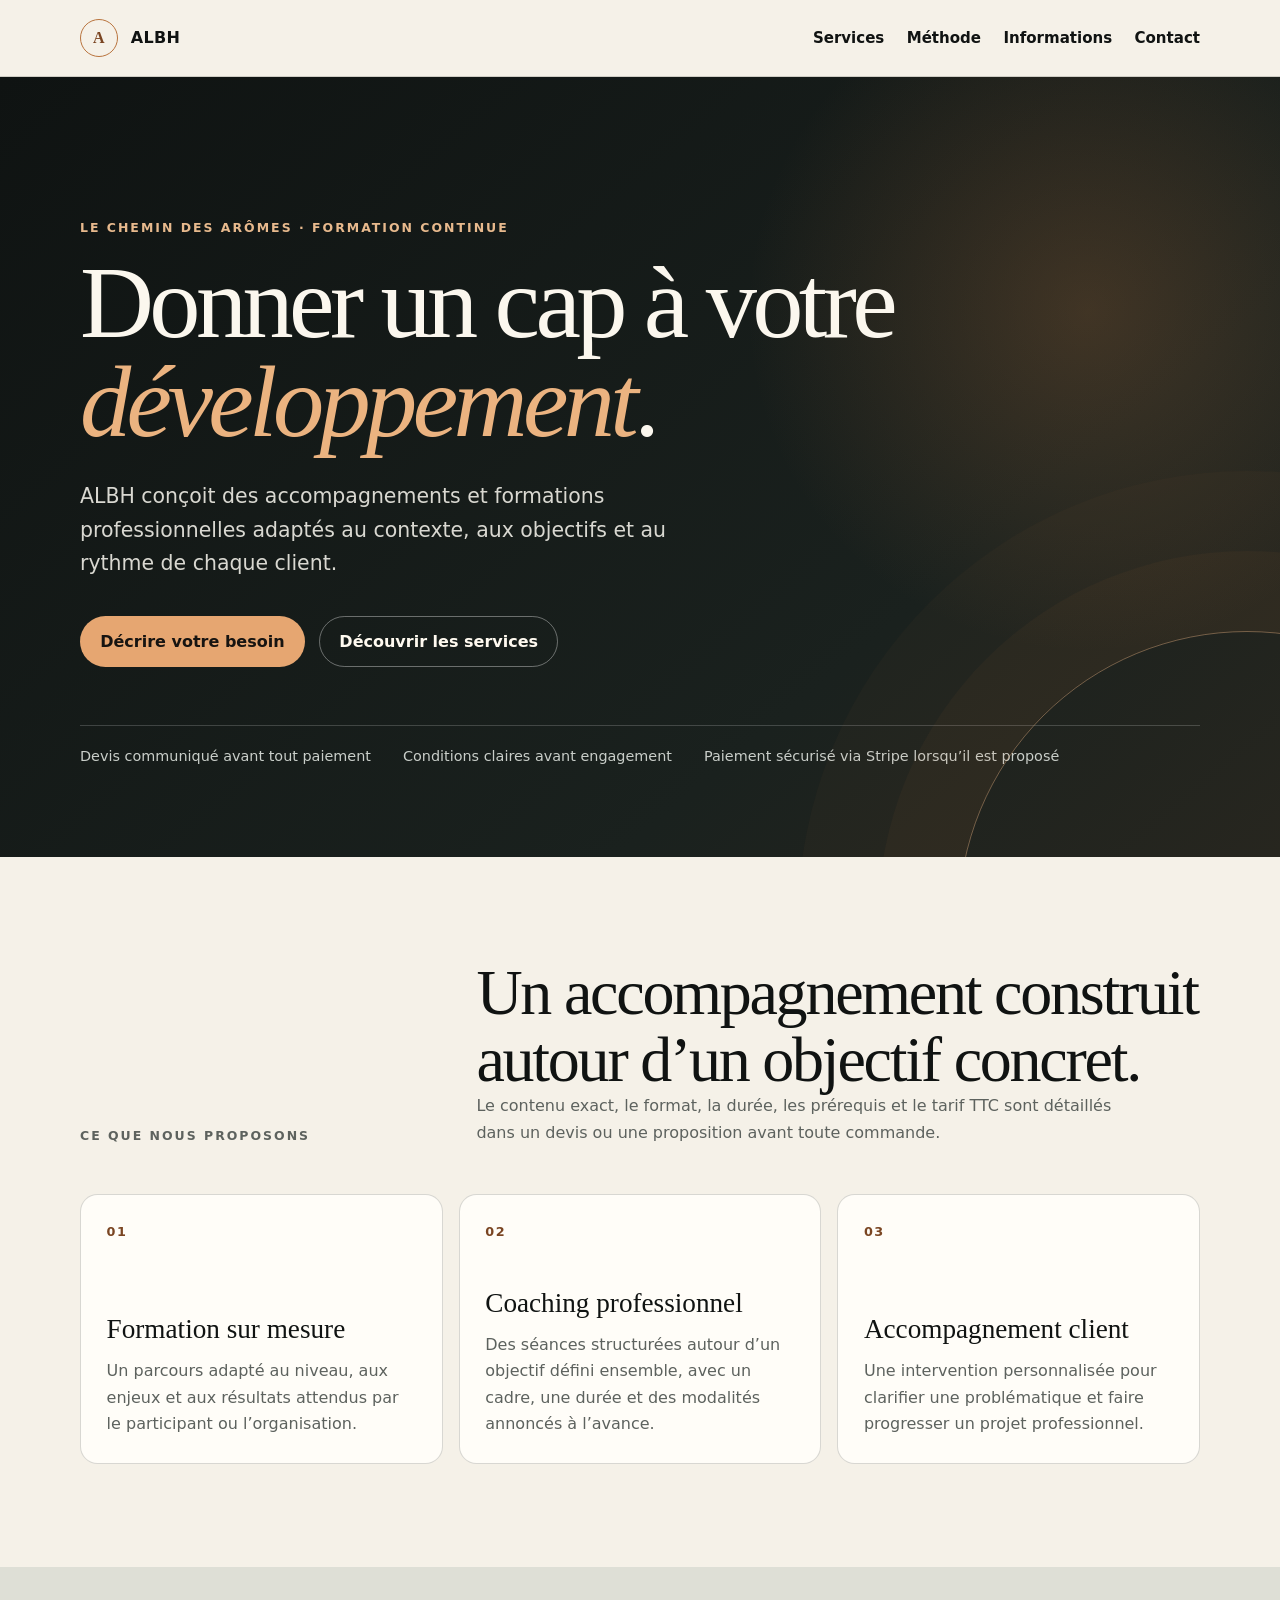
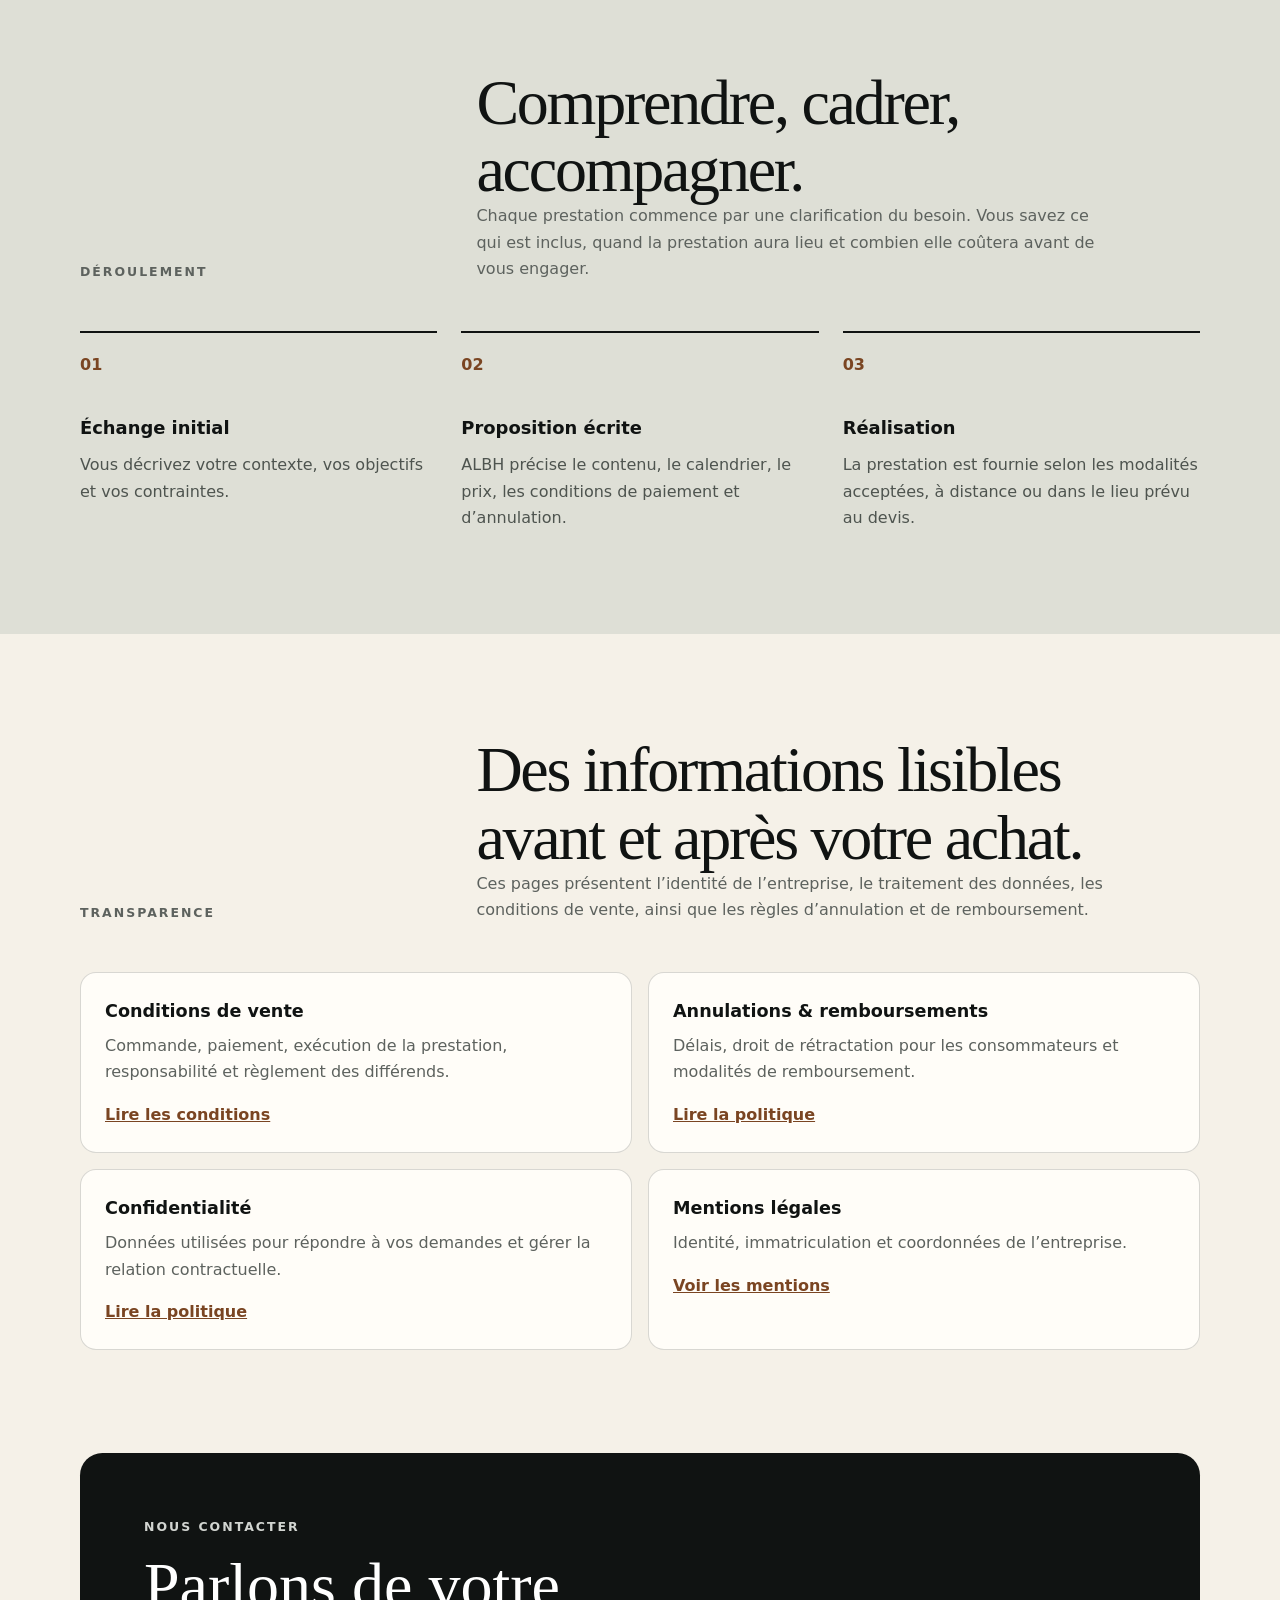
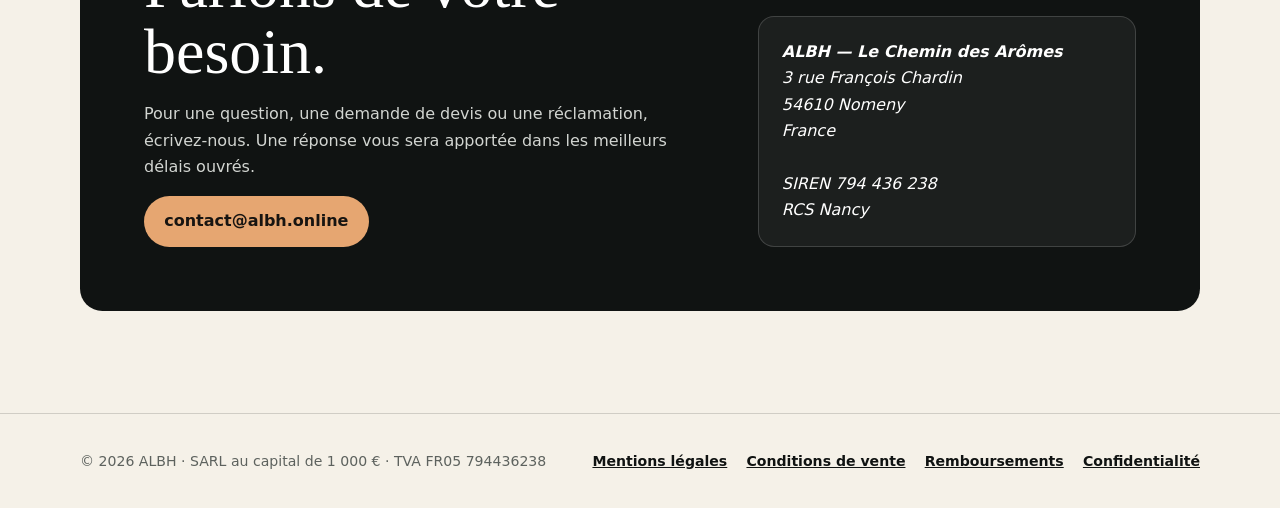
<file: index.html>
<!doctype html>
<html lang="fr">
<head>
  <meta charset="utf-8">
  <meta name="viewport" content="width=device-width, initial-scale=1">
  <title>ALBH — Formation & accompagnement professionnel</title>
  <meta name="description" content="ALBH, Le Chemin des Arômes : formation continue d’adultes et accompagnement professionnel sur mesure à Nomeny.">
  <link rel="canonical" href="https://albh.online/">
  <link rel="icon" type="image/svg+xml" href="data:image/svg+xml,%3Csvg xmlns='http://www.w3.org/2000/svg' viewBox='0 0 64 64'%3E%3Crect width='64' height='64' rx='32' fill='%23101312'/%3E%3Cpath d='M18 44 31 16l15 28h-9l-3-7H24l-3 7z' fill='%23e6a671'/%3E%3C/svg%3E">
  <link rel="stylesheet" href="styles.css">
</head>
<body>
  <a class="skip-link" href="#contenu">Aller au contenu</a>
  <header class="site-header">
    <nav class="nav container" aria-label="Navigation principale">
      <a class="brand" href="index.html" aria-label="ALBH — accueil"><span class="brand-mark" aria-hidden="true">A</span><span>ALBH</span></a>
      <button class="nav-toggle" type="button" aria-expanded="false" aria-controls="navigation">Menu</button>
      <div class="nav-links" id="navigation">
        <a href="#services">Services</a><a href="#methode">Méthode</a><a href="#engagements">Informations</a><a href="#contact">Contact</a>
      </div>
    </nav>
  </header>

  <main id="contenu">
    <section class="hero">
      <div class="container">
        <p class="eyebrow">Le Chemin des Arômes · Formation continue</p>
        <h1>Donner un cap à votre <em>développement</em>.</h1>
        <p class="hero-copy">ALBH conçoit des accompagnements et formations professionnelles adaptés au contexte, aux objectifs et au rythme de chaque client.</p>
        <div class="actions">
          <a class="button button-primary" href="mailto:contact@albh.online?subject=Demande%20d%E2%80%99information">Décrire votre besoin</a>
          <a class="button button-secondary" href="#services">Découvrir les services</a>
        </div>
        <div class="trust-strip" aria-label="Informations essentielles">
          <span>Devis communiqué avant tout paiement</span><span>Conditions claires avant engagement</span><span>Paiement sécurisé via Stripe lorsqu’il est proposé</span>
        </div>
      </div>
    </section>

    <section id="services">
      <div class="container">
        <div class="section-heading">
          <p class="eyebrow">Ce que nous proposons</p>
          <div><h2>Un accompagnement construit autour d’un objectif concret.</h2><p>Le contenu exact, le format, la durée, les prérequis et le tarif TTC sont détaillés dans un devis ou une proposition avant toute commande.</p></div>
        </div>
        <div class="services-grid">
          <article class="service-card"><span>01</span><h3>Formation sur mesure</h3><p>Un parcours adapté au niveau, aux enjeux et aux résultats attendus par le participant ou l’organisation.</p></article>
          <article class="service-card"><span>02</span><h3>Coaching professionnel</h3><p>Des séances structurées autour d’un objectif défini ensemble, avec un cadre, une durée et des modalités annoncés à l’avance.</p></article>
          <article class="service-card"><span>03</span><h3>Accompagnement client</h3><p>Une intervention personnalisée pour clarifier une problématique et faire progresser un projet professionnel.</p></article>
        </div>
      </div>
    </section>

    <section class="process" id="methode">
      <div class="container">
        <div class="section-heading">
          <p class="eyebrow">Déroulement</p>
          <div><h2>Comprendre, cadrer, accompagner.</h2><p>Chaque prestation commence par une clarification du besoin. Vous savez ce qui est inclus, quand la prestation aura lieu et combien elle coûtera avant de vous engager.</p></div>
        </div>
        <ol class="steps">
          <li><h3>Échange initial</h3><p>Vous décrivez votre contexte, vos objectifs et vos contraintes.</p></li>
          <li><h3>Proposition écrite</h3><p>ALBH précise le contenu, le calendrier, le prix, les conditions de paiement et d’annulation.</p></li>
          <li><h3>Réalisation</h3><p>La prestation est fournie selon les modalités acceptées, à distance ou dans le lieu prévu au devis.</p></li>
        </ol>
      </div>
    </section>

    <section id="engagements">
      <div class="container">
        <div class="section-heading">
          <p class="eyebrow">Transparence</p>
          <div><h2>Des informations lisibles avant et après votre achat.</h2><p>Ces pages présentent l’identité de l’entreprise, le traitement des données, les conditions de vente, ainsi que les règles d’annulation et de remboursement.</p></div>
        </div>
        <div class="terms-preview">
          <article class="policy-card"><h3>Conditions de vente</h3><p>Commande, paiement, exécution de la prestation, responsabilité et règlement des différends.</p><a href="conditions.html">Lire les conditions</a></article>
          <article class="policy-card"><h3>Annulations & remboursements</h3><p>Délais, droit de rétractation pour les consommateurs et modalités de remboursement.</p><a href="remboursements.html">Lire la politique</a></article>
          <article class="policy-card"><h3>Confidentialité</h3><p>Données utilisées pour répondre à vos demandes et gérer la relation contractuelle.</p><a href="confidentialite.html">Lire la politique</a></article>
          <article class="policy-card"><h3>Mentions légales</h3><p>Identité, immatriculation et coordonnées de l’entreprise.</p><a href="mentions-legales.html">Voir les mentions</a></article>
        </div>
      </div>
    </section>

    <section class="contact" id="contact">
      <div class="container">
        <div class="contact-panel">
          <div><p class="eyebrow">Nous contacter</p><h2>Parlons de votre besoin.</h2><p>Pour une question, une demande de devis ou une réclamation, écrivez-nous. Une réponse vous sera apportée dans les meilleurs délais ouvrés.</p><a class="button button-primary" href="mailto:contact@albh.online">contact@albh.online</a></div>
          <address class="contact-details"><strong>ALBH — Le Chemin des Arômes</strong><br>3 rue François Chardin<br>54610 Nomeny<br>France<br><br>SIREN 794 436 238<br>RCS Nancy</address>
        </div>
      </div>
    </section>
  </main>

  <footer class="site-footer">
    <div class="container footer-grid">
      <div class="footer-meta">© <span data-year>2026</span> ALBH · SARL au capital de 1 000 € · TVA FR05 794436238</div>
      <nav class="footer-links" aria-label="Liens juridiques"><a href="mentions-legales.html">Mentions légales</a><a href="conditions.html">Conditions de vente</a><a href="remboursements.html">Remboursements</a><a href="confidentialite.html">Confidentialité</a></nav>
    </div>
  </footer>
  <script src="site.js"></script>
</body>
</html>
</file>
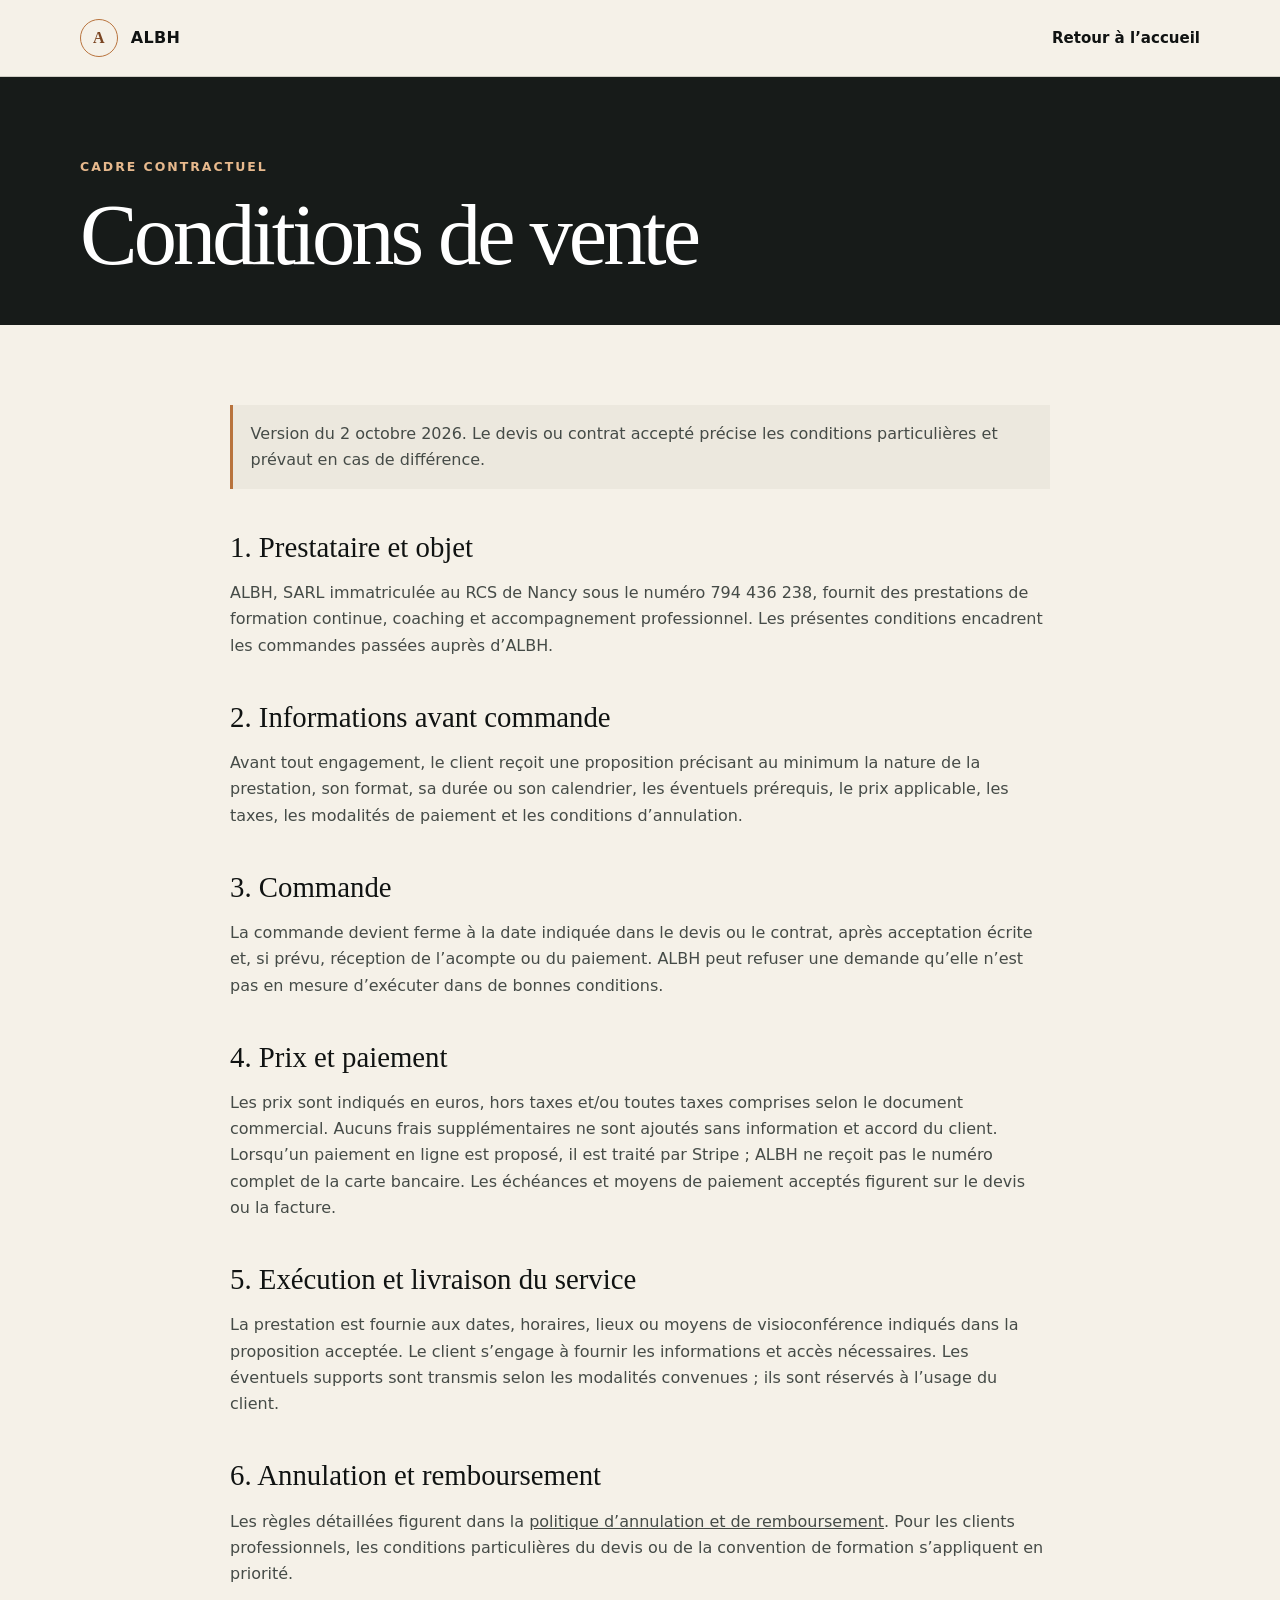
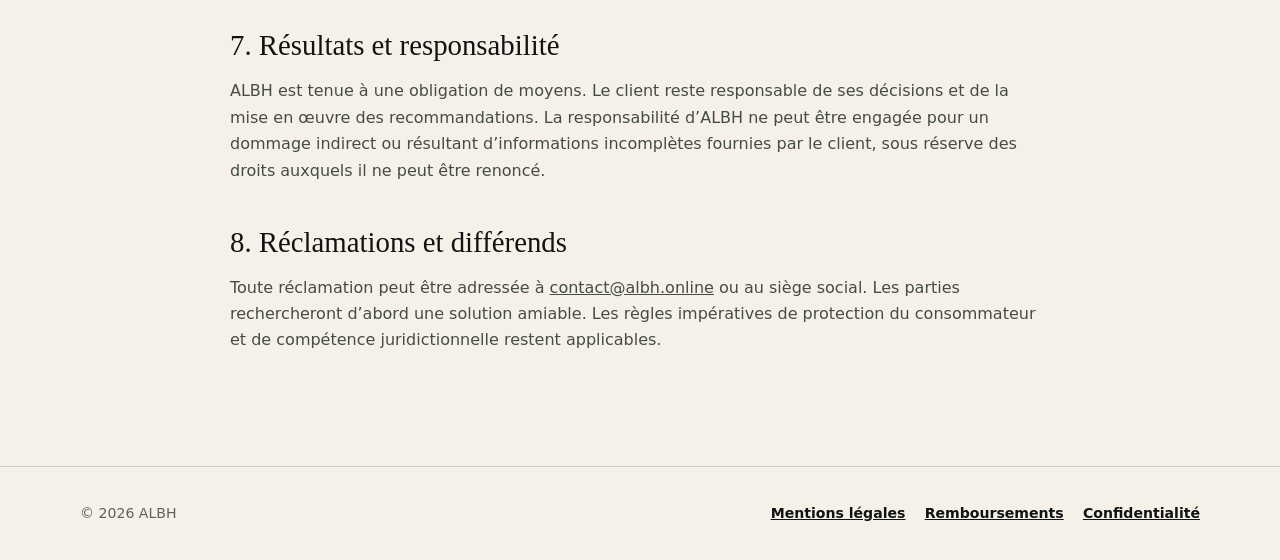
<file: conditions.html>
<!doctype html><html lang="fr"><head><meta charset="utf-8"><meta name="viewport" content="width=device-width, initial-scale=1"><title>Conditions de vente — ALBH</title><meta name="description" content="Conditions générales de vente des prestations ALBH."><link rel="stylesheet" href="styles.css"></head><body>
<header class="site-header"><nav class="nav container"><a class="brand" href="index.html"><span class="brand-mark">A</span><span>ALBH</span></a><div class="nav-links open"><a href="index.html">Retour à l’accueil</a></div></nav></header>
<main><section class="legal-hero"><div class="container"><p class="eyebrow">Cadre contractuel</p><h1>Conditions de vente</h1></div></section><article class="legal-content">
<p class="notice">Version du 2 octobre 2026. Le devis ou contrat accepté précise les conditions particulières et prévaut en cas de différence.</p>
<h2>1. Prestataire et objet</h2><p>ALBH, SARL immatriculée au RCS de Nancy sous le numéro 794 436 238, fournit des prestations de formation continue, coaching et accompagnement professionnel. Les présentes conditions encadrent les commandes passées auprès d’ALBH.</p>
<h2>2. Informations avant commande</h2><p>Avant tout engagement, le client reçoit une proposition précisant au minimum la nature de la prestation, son format, sa durée ou son calendrier, les éventuels prérequis, le prix applicable, les taxes, les modalités de paiement et les conditions d’annulation.</p>
<h2>3. Commande</h2><p>La commande devient ferme à la date indiquée dans le devis ou le contrat, après acceptation écrite et, si prévu, réception de l’acompte ou du paiement. ALBH peut refuser une demande qu’elle n’est pas en mesure d’exécuter dans de bonnes conditions.</p>
<h2>4. Prix et paiement</h2><p>Les prix sont indiqués en euros, hors taxes et/ou toutes taxes comprises selon le document commercial. Aucuns frais supplémentaires ne sont ajoutés sans information et accord du client. Lorsqu’un paiement en ligne est proposé, il est traité par Stripe ; ALBH ne reçoit pas le numéro complet de la carte bancaire. Les échéances et moyens de paiement acceptés figurent sur le devis ou la facture.</p>
<h2>5. Exécution et livraison du service</h2><p>La prestation est fournie aux dates, horaires, lieux ou moyens de visioconférence indiqués dans la proposition acceptée. Le client s’engage à fournir les informations et accès nécessaires. Les éventuels supports sont transmis selon les modalités convenues ; ils sont réservés à l’usage du client.</p>
<h2>6. Annulation et remboursement</h2><p>Les règles détaillées figurent dans la <a href="remboursements.html">politique d’annulation et de remboursement</a>. Pour les clients professionnels, les conditions particulières du devis ou de la convention de formation s’appliquent en priorité.</p>
<h2>7. Résultats et responsabilité</h2><p>ALBH est tenue à une obligation de moyens. Le client reste responsable de ses décisions et de la mise en œuvre des recommandations. La responsabilité d’ALBH ne peut être engagée pour un dommage indirect ou résultant d’informations incomplètes fournies par le client, sous réserve des droits auxquels il ne peut être renoncé.</p>
<h2>8. Réclamations et différends</h2><p>Toute réclamation peut être adressée à <a href="mailto:contact@albh.online">contact@albh.online</a> ou au siège social. Les parties rechercheront d’abord une solution amiable. Les règles impératives de protection du consommateur et de compétence juridictionnelle restent applicables.</p>
</article></main><footer class="site-footer"><div class="container footer-grid"><div class="footer-meta">© <span data-year>2026</span> ALBH</div><nav class="footer-links"><a href="mentions-legales.html">Mentions légales</a><a href="remboursements.html">Remboursements</a><a href="confidentialite.html">Confidentialité</a></nav></div></footer><script src="site.js"></script></body></html>
</file>
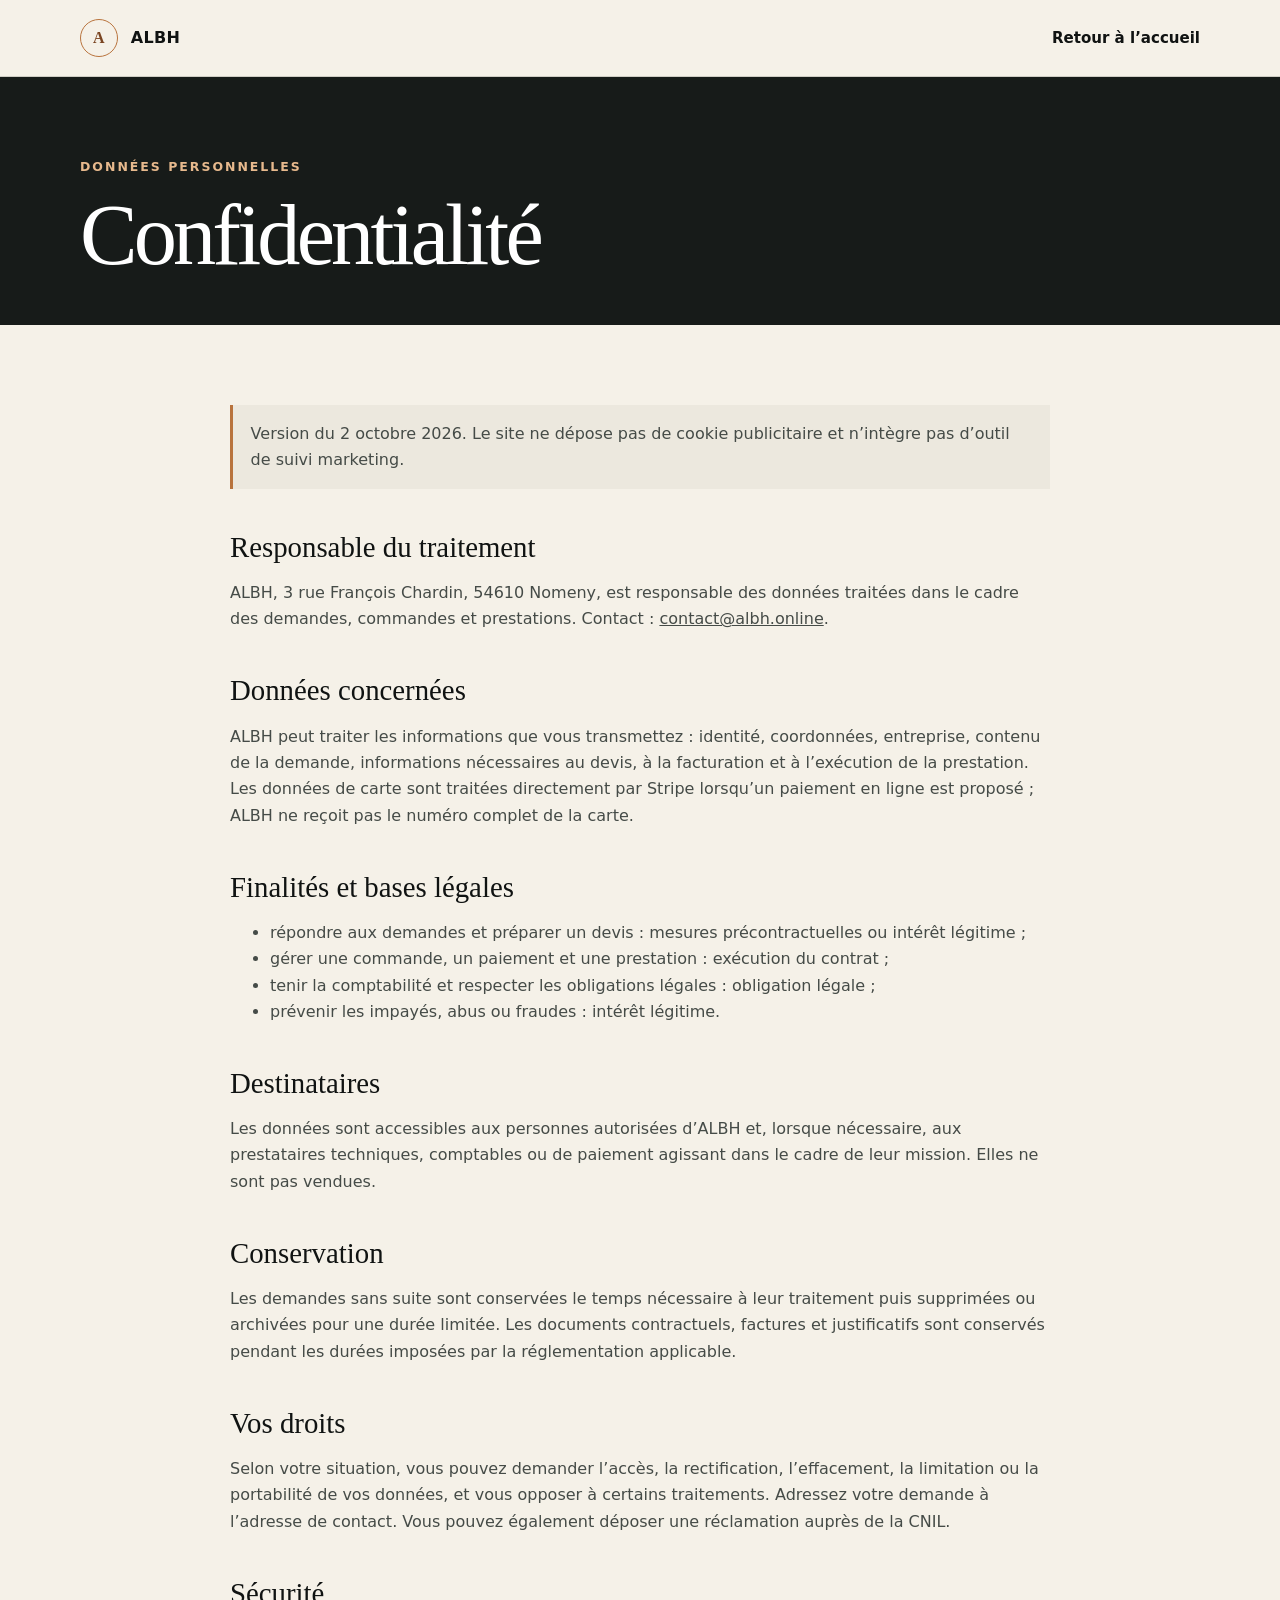
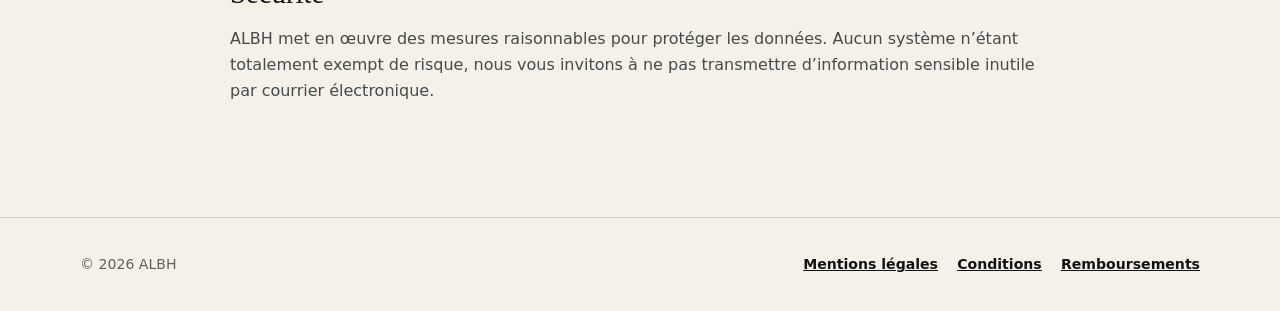
<file: confidentialite.html>
<!doctype html><html lang="fr"><head><meta charset="utf-8"><meta name="viewport" content="width=device-width, initial-scale=1"><title>Confidentialité — ALBH</title><meta name="description" content="Politique de confidentialité du site ALBH."><link rel="stylesheet" href="styles.css"></head><body>
<header class="site-header"><nav class="nav container"><a class="brand" href="index.html"><span class="brand-mark">A</span><span>ALBH</span></a><div class="nav-links open"><a href="index.html">Retour à l’accueil</a></div></nav></header>
<main><section class="legal-hero"><div class="container"><p class="eyebrow">Données personnelles</p><h1>Confidentialité</h1></div></section><article class="legal-content">
<p class="notice">Version du 2 octobre 2026. Le site ne dépose pas de cookie publicitaire et n’intègre pas d’outil de suivi marketing.</p>
<h2>Responsable du traitement</h2><p>ALBH, 3 rue François Chardin, 54610 Nomeny, est responsable des données traitées dans le cadre des demandes, commandes et prestations. Contact : <a href="mailto:contact@albh.online">contact@albh.online</a>.</p>
<h2>Données concernées</h2><p>ALBH peut traiter les informations que vous transmettez : identité, coordonnées, entreprise, contenu de la demande, informations nécessaires au devis, à la facturation et à l’exécution de la prestation. Les données de carte sont traitées directement par Stripe lorsqu’un paiement en ligne est proposé ; ALBH ne reçoit pas le numéro complet de la carte.</p>
<h2>Finalités et bases légales</h2><ul><li>répondre aux demandes et préparer un devis : mesures précontractuelles ou intérêt légitime ;</li><li>gérer une commande, un paiement et une prestation : exécution du contrat ;</li><li>tenir la comptabilité et respecter les obligations légales : obligation légale ;</li><li>prévenir les impayés, abus ou fraudes : intérêt légitime.</li></ul>
<h2>Destinataires</h2><p>Les données sont accessibles aux personnes autorisées d’ALBH et, lorsque nécessaire, aux prestataires techniques, comptables ou de paiement agissant dans le cadre de leur mission. Elles ne sont pas vendues.</p>
<h2>Conservation</h2><p>Les demandes sans suite sont conservées le temps nécessaire à leur traitement puis supprimées ou archivées pour une durée limitée. Les documents contractuels, factures et justificatifs sont conservés pendant les durées imposées par la réglementation applicable.</p>
<h2>Vos droits</h2><p>Selon votre situation, vous pouvez demander l’accès, la rectification, l’effacement, la limitation ou la portabilité de vos données, et vous opposer à certains traitements. Adressez votre demande à l’adresse de contact. Vous pouvez également déposer une réclamation auprès de la CNIL.</p>
<h2>Sécurité</h2><p>ALBH met en œuvre des mesures raisonnables pour protéger les données. Aucun système n’étant totalement exempt de risque, nous vous invitons à ne pas transmettre d’information sensible inutile par courrier électronique.</p>
</article></main><footer class="site-footer"><div class="container footer-grid"><div class="footer-meta">© <span data-year>2026</span> ALBH</div><nav class="footer-links"><a href="mentions-legales.html">Mentions légales</a><a href="conditions.html">Conditions</a><a href="remboursements.html">Remboursements</a></nav></div></footer><script src="site.js"></script></body></html>
</file>
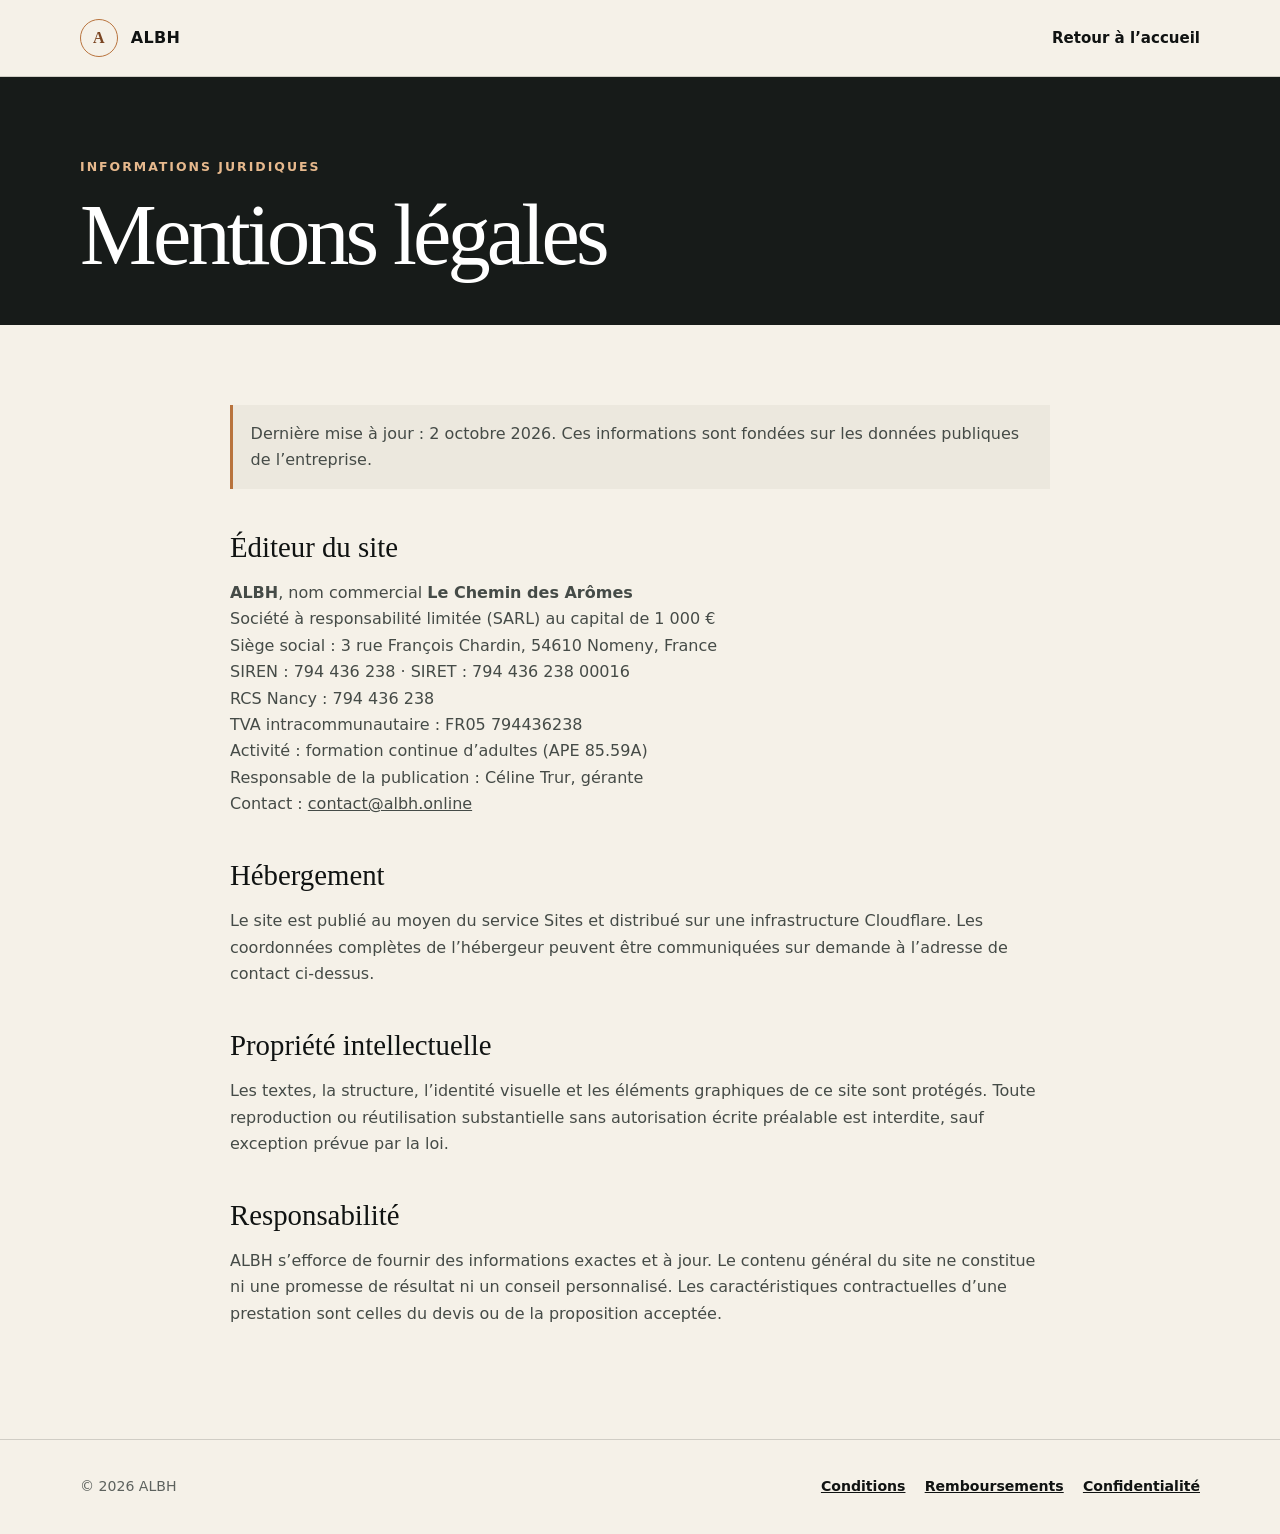
<file: mentions-legales.html>
<!doctype html><html lang="fr"><head><meta charset="utf-8"><meta name="viewport" content="width=device-width, initial-scale=1"><title>Mentions légales — ALBH</title><meta name="description" content="Mentions légales du site ALBH."><link rel="stylesheet" href="styles.css"></head><body>
<header class="site-header"><nav class="nav container"><a class="brand" href="index.html"><span class="brand-mark">A</span><span>ALBH</span></a><div class="nav-links open"><a href="index.html">Retour à l’accueil</a></div></nav></header>
<main><section class="legal-hero"><div class="container"><p class="eyebrow">Informations juridiques</p><h1>Mentions légales</h1></div></section><article class="legal-content">
<p class="notice">Dernière mise à jour : 2 octobre 2026. Ces informations sont fondées sur les données publiques de l’entreprise.</p>
<h2>Éditeur du site</h2><p><strong>ALBH</strong>, nom commercial <strong>Le Chemin des Arômes</strong><br>Société à responsabilité limitée (SARL) au capital de 1 000 €<br>Siège social : 3 rue François Chardin, 54610 Nomeny, France<br>SIREN : 794 436 238 · SIRET : 794 436 238 00016<br>RCS Nancy : 794 436 238<br>TVA intracommunautaire : FR05 794436238<br>Activité : formation continue d’adultes (APE 85.59A)<br>Responsable de la publication : Céline Trur, gérante<br>Contact : <a href="mailto:contact@albh.online">contact@albh.online</a></p>
<h2>Hébergement</h2><p>Le site est publié au moyen du service Sites et distribué sur une infrastructure Cloudflare. Les coordonnées complètes de l’hébergeur peuvent être communiquées sur demande à l’adresse de contact ci-dessus.</p>
<h2>Propriété intellectuelle</h2><p>Les textes, la structure, l’identité visuelle et les éléments graphiques de ce site sont protégés. Toute reproduction ou réutilisation substantielle sans autorisation écrite préalable est interdite, sauf exception prévue par la loi.</p>
<h2>Responsabilité</h2><p>ALBH s’efforce de fournir des informations exactes et à jour. Le contenu général du site ne constitue ni une promesse de résultat ni un conseil personnalisé. Les caractéristiques contractuelles d’une prestation sont celles du devis ou de la proposition acceptée.</p>
</article></main><footer class="site-footer"><div class="container footer-grid"><div class="footer-meta">© <span data-year>2026</span> ALBH</div><nav class="footer-links"><a href="conditions.html">Conditions</a><a href="remboursements.html">Remboursements</a><a href="confidentialite.html">Confidentialité</a></nav></div></footer><script src="site.js"></script></body></html>
</file>
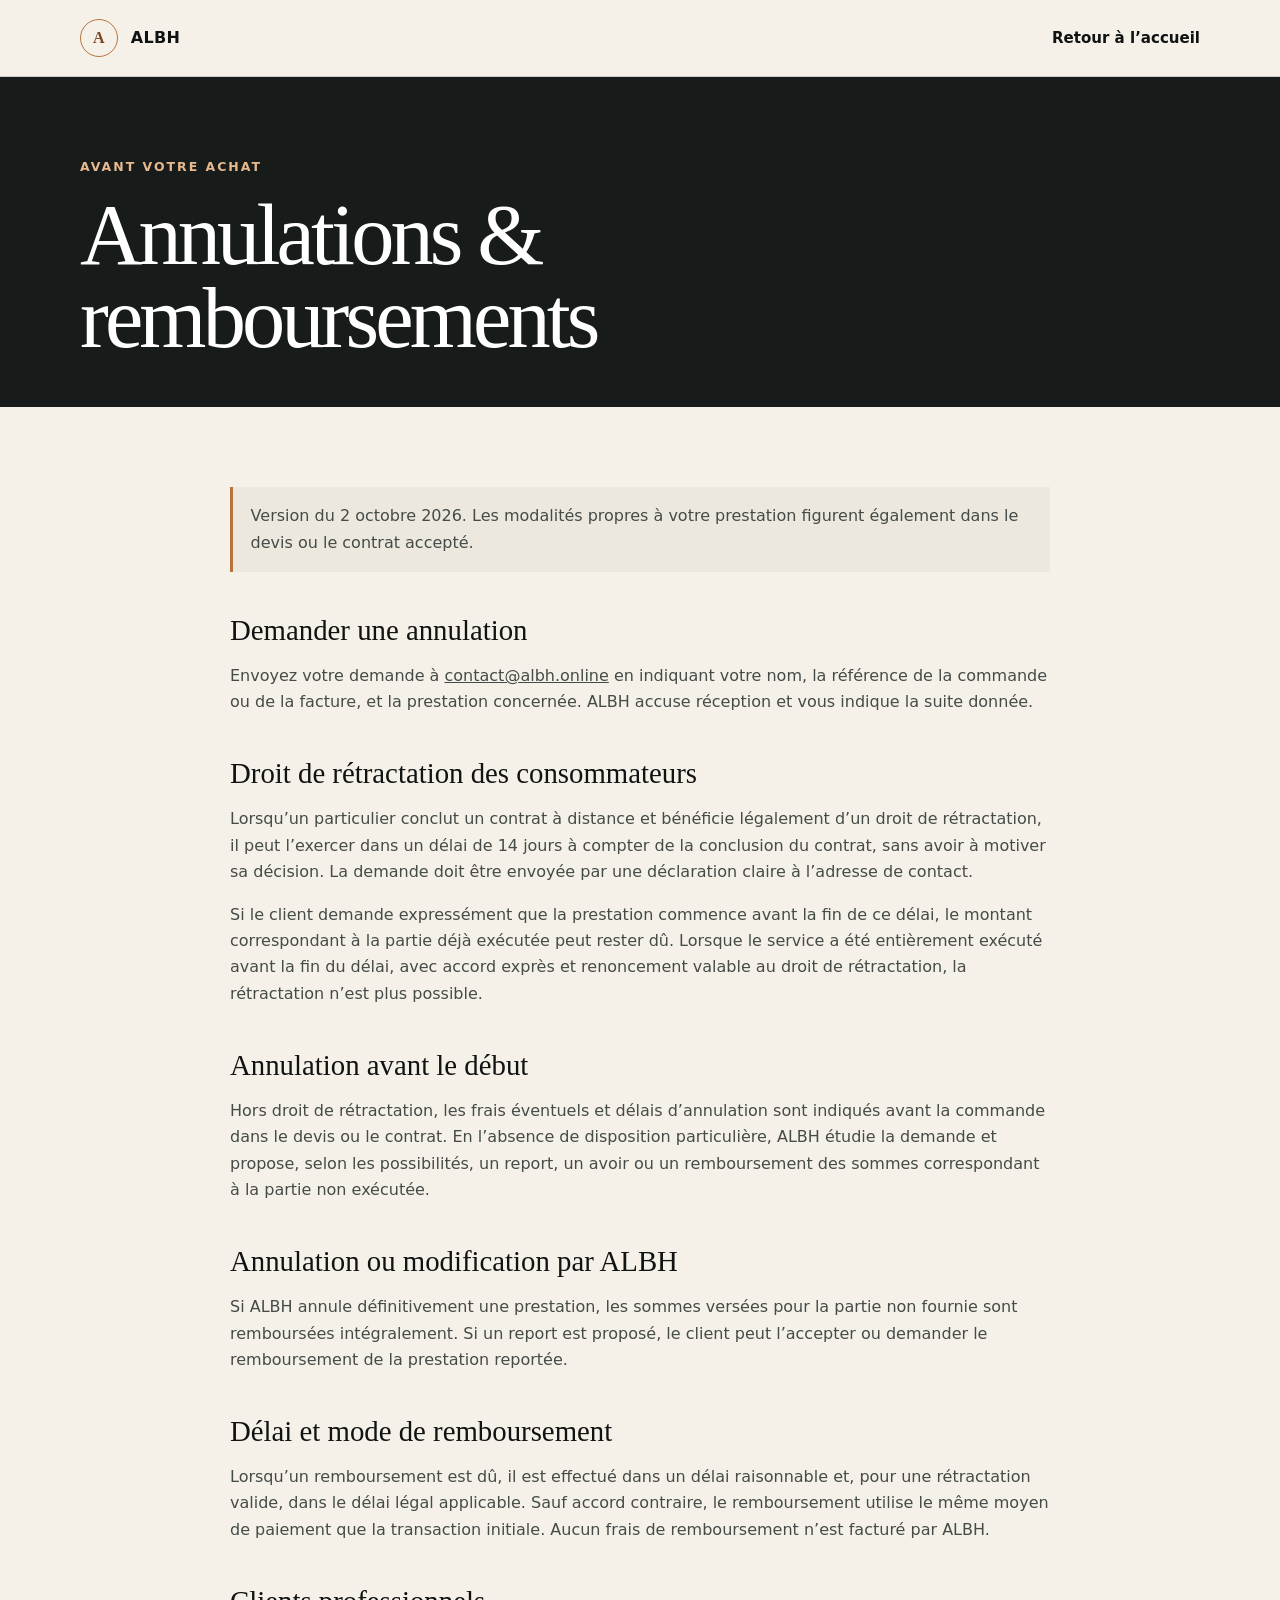
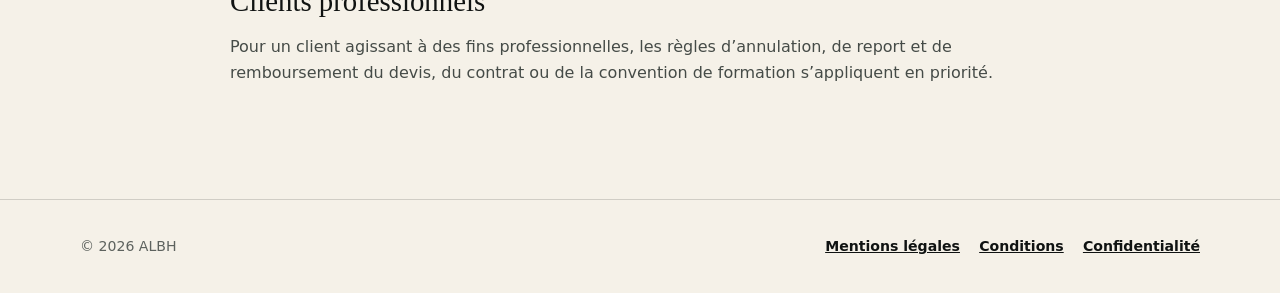
<file: remboursements.html>
<!doctype html><html lang="fr"><head><meta charset="utf-8"><meta name="viewport" content="width=device-width, initial-scale=1"><title>Annulations et remboursements — ALBH</title><meta name="description" content="Politique d’annulation et de remboursement des prestations ALBH."><link rel="stylesheet" href="styles.css"></head><body>
<header class="site-header"><nav class="nav container"><a class="brand" href="index.html"><span class="brand-mark">A</span><span>ALBH</span></a><div class="nav-links open"><a href="index.html">Retour à l’accueil</a></div></nav></header>
<main><section class="legal-hero"><div class="container"><p class="eyebrow">Avant votre achat</p><h1>Annulations & remboursements</h1></div></section><article class="legal-content">
<p class="notice">Version du 2 octobre 2026. Les modalités propres à votre prestation figurent également dans le devis ou le contrat accepté.</p>
<h2>Demander une annulation</h2><p>Envoyez votre demande à <a href="mailto:contact@albh.online?subject=Annulation%20ou%20remboursement">contact@albh.online</a> en indiquant votre nom, la référence de la commande ou de la facture, et la prestation concernée. ALBH accuse réception et vous indique la suite donnée.</p>
<h2>Droit de rétractation des consommateurs</h2><p>Lorsqu’un particulier conclut un contrat à distance et bénéficie légalement d’un droit de rétractation, il peut l’exercer dans un délai de 14 jours à compter de la conclusion du contrat, sans avoir à motiver sa décision. La demande doit être envoyée par une déclaration claire à l’adresse de contact.</p>
<p>Si le client demande expressément que la prestation commence avant la fin de ce délai, le montant correspondant à la partie déjà exécutée peut rester dû. Lorsque le service a été entièrement exécuté avant la fin du délai, avec accord exprès et renoncement valable au droit de rétractation, la rétractation n’est plus possible.</p>
<h2>Annulation avant le début</h2><p>Hors droit de rétractation, les frais éventuels et délais d’annulation sont indiqués avant la commande dans le devis ou le contrat. En l’absence de disposition particulière, ALBH étudie la demande et propose, selon les possibilités, un report, un avoir ou un remboursement des sommes correspondant à la partie non exécutée.</p>
<h2>Annulation ou modification par ALBH</h2><p>Si ALBH annule définitivement une prestation, les sommes versées pour la partie non fournie sont remboursées intégralement. Si un report est proposé, le client peut l’accepter ou demander le remboursement de la prestation reportée.</p>
<h2>Délai et mode de remboursement</h2><p>Lorsqu’un remboursement est dû, il est effectué dans un délai raisonnable et, pour une rétractation valide, dans le délai légal applicable. Sauf accord contraire, le remboursement utilise le même moyen de paiement que la transaction initiale. Aucun frais de remboursement n’est facturé par ALBH.</p>
<h2>Clients professionnels</h2><p>Pour un client agissant à des fins professionnelles, les règles d’annulation, de report et de remboursement du devis, du contrat ou de la convention de formation s’appliquent en priorité.</p>
</article></main><footer class="site-footer"><div class="container footer-grid"><div class="footer-meta">© <span data-year>2026</span> ALBH</div><nav class="footer-links"><a href="mentions-legales.html">Mentions légales</a><a href="conditions.html">Conditions</a><a href="confidentialite.html">Confidentialité</a></nav></div></footer><script src="site.js"></script></body></html>
</file>
<file: styles.css>
:root {
  --ink: #101312;
  --paper: #f5f1e8;
  --card: #fffdf8;
  --copper: #b8733d;
  --copper-dark: #7a4522;
  --sage: #6d7b69;
  --line: rgba(16, 19, 18, 0.16);
  --muted: #5d625e;
  --serif: Georgia, "Times New Roman", serif;
  --sans: Inter, ui-sans-serif, system-ui, -apple-system, BlinkMacSystemFont, "Segoe UI", sans-serif;
}

* { box-sizing: border-box; }
html { scroll-behavior: smooth; }
body {
  margin: 0;
  color: var(--ink);
  background: var(--paper);
  font-family: var(--sans);
  font-size: 1rem;
  line-height: 1.65;
}
a { color: inherit; }
a:focus-visible, button:focus-visible { outline: 3px solid #e0a36f; outline-offset: 4px; }
.skip-link { position: absolute; left: -9999px; top: 0; padding: .8rem 1rem; background: white; z-index: 100; }
.skip-link:focus { left: 1rem; top: 1rem; }
.container { width: min(1120px, calc(100% - 2rem)); margin-inline: auto; }

.site-header {
  position: sticky; top: 0; z-index: 20;
  background: rgba(245, 241, 232, .94);
  backdrop-filter: blur(12px);
  border-bottom: 1px solid var(--line);
}
.nav { min-height: 76px; display: flex; align-items: center; justify-content: space-between; gap: 2rem; }
.brand { display: inline-flex; align-items: center; gap: .8rem; text-decoration: none; font-weight: 760; letter-spacing: .02em; }
.brand-mark { width: 38px; height: 38px; display: grid; place-items: center; border: 1px solid var(--copper); border-radius: 50%; font-family: var(--serif); color: var(--copper-dark); }
.nav-links { display: flex; align-items: center; gap: 1.4rem; }
.nav-links a { font-size: .94rem; font-weight: 650; text-decoration: none; }
.nav-links a:hover { color: var(--copper-dark); }
.nav-toggle { display: none; border: 1px solid var(--line); border-radius: 999px; background: transparent; padding: .55rem .9rem; font: inherit; }

.hero {
  position: relative;
  overflow: hidden;
  padding: clamp(5rem, 11vw, 9rem) 0 5.5rem;
  background:
    radial-gradient(circle at 85% 30%, rgba(184, 115, 61, .25), transparent 28%),
    linear-gradient(140deg, #0f1312 0%, #1a211e 70%, #27261f 100%);
  color: #fbf7ee;
}
.hero::after { content: ""; position: absolute; width: 36rem; height: 36rem; right: -16rem; bottom: -22rem; border: 1px solid rgba(235, 179, 128, .42); border-radius: 50%; box-shadow: 0 0 0 5rem rgba(184, 115, 61, .05), 0 0 0 10rem rgba(184, 115, 61, .035); }
.eyebrow { margin: 0 0 1rem; color: #e7b98d; font-size: .78rem; font-weight: 800; letter-spacing: .16em; text-transform: uppercase; }
.hero h1, .legal-hero h1 { margin: 0; max-width: 820px; font: 500 clamp(3rem, 8vw, 6.9rem)/.96 var(--serif); letter-spacing: -.045em; }
.hero h1 em { color: #ebb380; font-style: italic; font-weight: 400; }
.hero-copy { max-width: 660px; margin: 1.8rem 0 0; color: #d9d8d1; font-size: clamp(1.05rem, 2vw, 1.28rem); }
.actions { display: flex; flex-wrap: wrap; gap: .9rem; margin-top: 2.2rem; }
.button { display: inline-flex; align-items: center; justify-content: center; min-height: 48px; padding: .7rem 1.2rem; border-radius: 999px; border: 1px solid transparent; font-weight: 750; text-decoration: none; }
.button-primary { background: #e6a671; color: #171411; }
.button-primary:hover { background: #f1bd91; }
.button-secondary { color: #fffaf0; border-color: rgba(255,255,255,.36); }
.trust-strip { margin-top: 3.6rem; padding-top: 1.2rem; border-top: 1px solid rgba(255,255,255,.18); display: flex; flex-wrap: wrap; gap: .8rem 2rem; color: #c9cec9; font-size: .9rem; }

section { padding: clamp(4rem, 8vw, 7rem) 0; }
.section-heading { display: grid; grid-template-columns: .65fr 1.35fr; gap: 3rem; align-items: end; margin-bottom: 3rem; }
.section-heading h2 { margin: 0; max-width: 760px; font: 500 clamp(2.2rem, 5vw, 4rem)/1.05 var(--serif); letter-spacing: -.035em; }
.section-heading p { margin: 0; color: var(--muted); max-width: 640px; }
.services-grid { display: grid; grid-template-columns: repeat(3, 1fr); gap: 1rem; }
.service-card { min-height: 270px; padding: 1.6rem; border: 1px solid var(--line); border-radius: 1.1rem; background: var(--card); display: flex; flex-direction: column; }
.service-card span { color: var(--copper-dark); font-weight: 800; font-size: .8rem; letter-spacing: .12em; }
.service-card h3 { margin: auto 0 .8rem; font: 500 1.7rem/1.15 var(--serif); }
.service-card p { margin: 0; color: var(--muted); }

.process { background: #dedfd6; }
.steps { list-style: none; margin: 0; padding: 0; display: grid; grid-template-columns: repeat(3, 1fr); gap: 1.5rem; counter-reset: step; }
.steps li { counter-increment: step; padding-top: 1.2rem; border-top: 2px solid var(--ink); }
.steps li::before { content: "0" counter(step); display: block; margin-bottom: 2.2rem; font-weight: 800; color: var(--copper-dark); }
.steps h3 { margin: 0 0 .6rem; font-size: 1.12rem; }
.steps p { margin: 0; color: #4e544f; }

.terms-preview { display: grid; grid-template-columns: 1fr 1fr; gap: 1rem; }
.policy-card { padding: 1.5rem; background: var(--card); border: 1px solid var(--line); border-radius: 1rem; }
.policy-card h3 { margin: 0 0 .45rem; font-size: 1.1rem; }
.policy-card p { margin: 0 0 1rem; color: var(--muted); }
.policy-card a { font-weight: 750; color: var(--copper-dark); }

.contact { padding-top: 0; }
.contact-panel { position: relative; overflow: hidden; padding: clamp(2rem, 6vw, 4rem); border-radius: 1.4rem; color: white; background: var(--ink); display: grid; grid-template-columns: 1.2fr .8fr; gap: 3rem; }
.contact-panel h2 { margin: 0; font: 500 clamp(2.2rem, 5vw, 4rem)/1.03 var(--serif); }
.contact-panel p { color: #d2d5d1; }
.contact-details { align-self: end; padding: 1.4rem; border: 1px solid rgba(255,255,255,.16); border-radius: 1rem; background: rgba(255,255,255,.05); }
.contact-details a { color: #f0b986; font-weight: 800; }

.site-footer { padding: 2.2rem 0; border-top: 1px solid var(--line); }
.footer-grid { display: grid; grid-template-columns: 1fr auto; gap: 2rem; align-items: start; }
.footer-meta { color: var(--muted); font-size: .88rem; }
.footer-links { display: flex; flex-wrap: wrap; justify-content: flex-end; gap: .8rem 1.2rem; }
.footer-links a { font-size: .88rem; font-weight: 700; }

.legal-hero { padding: 5rem 0 3rem; background: #171b19; color: white; }
.legal-hero h1 { font-size: clamp(2.8rem, 7vw, 5.4rem); }
.legal-content { width: min(820px, calc(100% - 2rem)); margin-inline: auto; padding: 4rem 0 6rem; }
.legal-content h2 { margin: 2.6rem 0 .6rem; font: 500 1.8rem/1.15 var(--serif); }
.legal-content h3 { margin: 1.8rem 0 .4rem; }
.legal-content p, .legal-content li { color: #454b47; }
.notice { padding: 1rem 1.1rem; border-left: 3px solid var(--copper); background: #ece8de; }

@media (max-width: 780px) {
  .nav-toggle { display: inline-flex; }
  .nav-links { display: none; position: absolute; left: 1rem; right: 1rem; top: 68px; padding: 1rem; border: 1px solid var(--line); border-radius: .8rem; background: var(--card); box-shadow: 0 18px 40px rgba(0,0,0,.12); flex-direction: column; align-items: stretch; }
  .nav-links.open { display: flex; }
  .nav-links a { padding: .4rem; }
  .section-heading, .services-grid, .steps, .terms-preview, .contact-panel, .footer-grid { grid-template-columns: 1fr; }
  .section-heading { gap: 1rem; }
  .service-card { min-height: 220px; }
  .footer-links { justify-content: flex-start; }
}

@media (prefers-reduced-motion: reduce) { html { scroll-behavior: auto; } }
</file>
